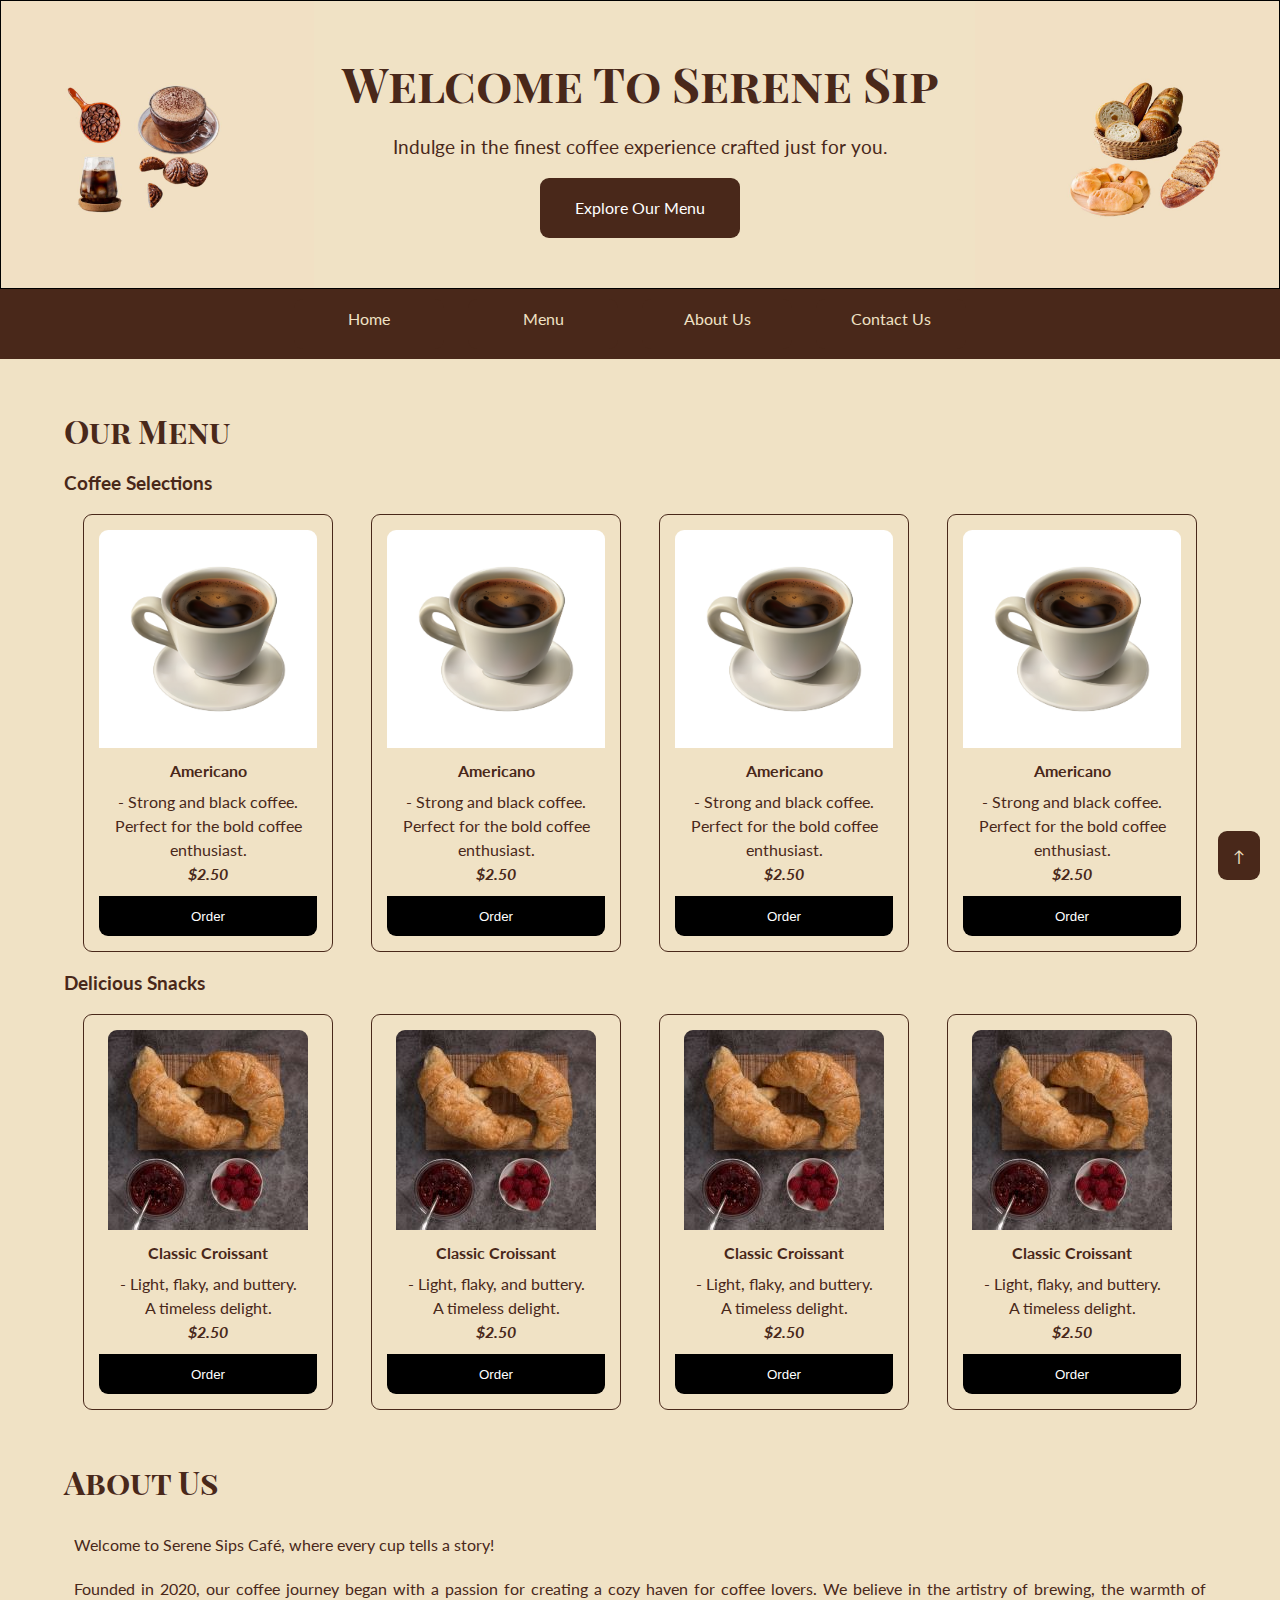
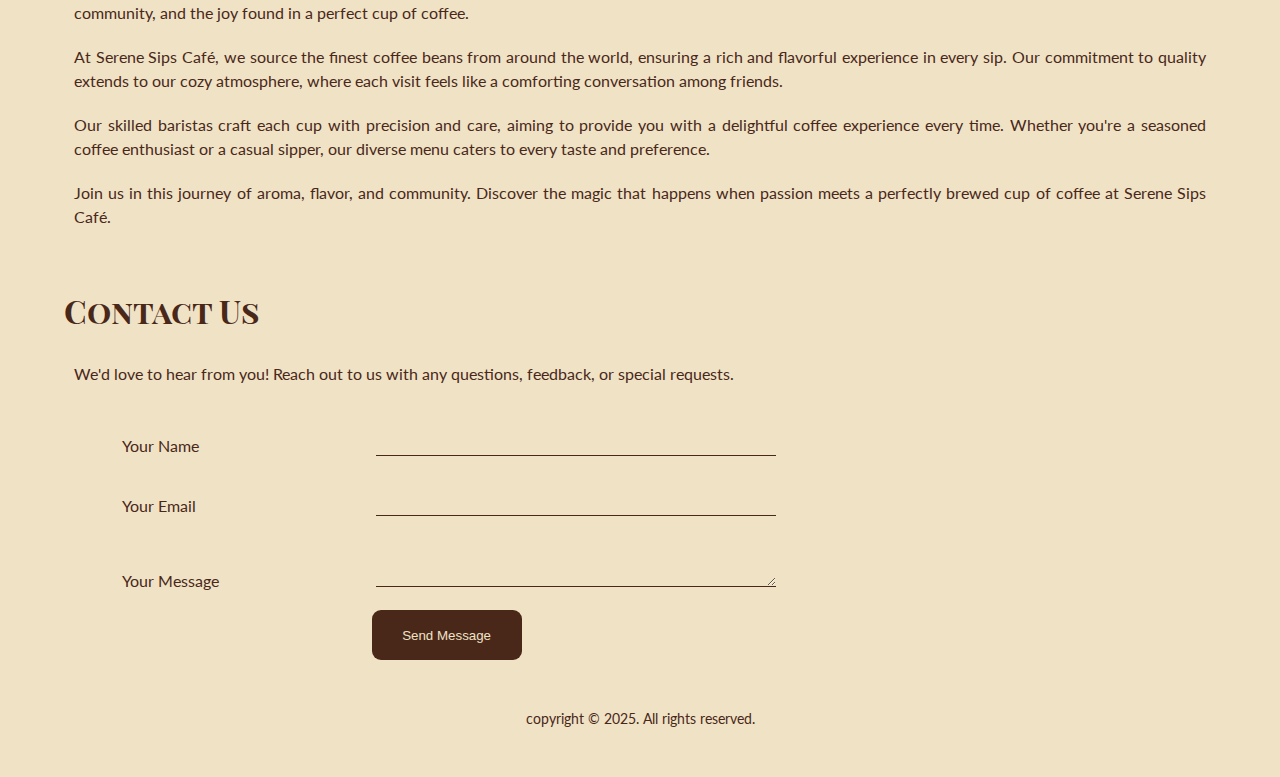
<file: index.html>
<!DOCTYPE html>
<html lang="en">
  <head>
    <meta charset="UTF-8" />
    <meta name="viewport" content="width=device-width, initial-scale=1.0" />
    <link rel="shortcut icon" href="image/favicon.PNG" type="image/x-icon" />
    <link rel="preconnect" href="https://fonts.googleapis.com" />
    <link rel="preconnect" href="https://fonts.gstatic.com" crossorigin />
    <link
      href="https://fonts.googleapis.com/css2?family=Lato:ital,wght@0,100;0,300;0,400;0,700;0,900;1,100;1,300;1,400;1,700;1,900&family=Playfair+Display+SC:ital,wght@0,400;0,700;0,900;1,400;1,700;1,900&display=swap"
      rel="stylesheet"
    />
    <link
      rel="stylesheet"
      href="https://cdnjs.cloudflare.com/ajax/libs/animate.css/4.1.1/animate.min.css"
    />
    <link rel="stylesheet" href="style.css" />
    <title>Serene Sip</title>
  </head>
  <body>
    <!-- header section  -->
    <header id="header">
      <h1>Welcome To Serene Sip</h1>
      <p>Indulge in the finest coffee experience crafted just for you.</p>
      <div class="animate__animated animate__bounce">
        <a href="#menu">Explore Our Menu</a>
      </div>
    </header>

    <nav>
      <a href="#header">Home</a>
      <a href="#menu">Menu</a>
      <a href="#about">About Us</a>
      <a href="#contact">Contact Us</a>
    </nav>

    <!-- menu section  -->
    <section id="menu">
      <h2>Our Menu</h2>

      <div class="menu">
        <h3>Coffee Selections</h3>
        <div class="card-container">
          <div class="card">
            <img src="image/americano.jpg" alt="" class="card-img-top" />
            <div class="card-body">
              <h4 class="card-title">Americano</h4>
              <p class="card-text">
                - Strong and black coffee. <br />
                Perfect for the bold coffee enthusiast. <br />
                <span class="price">$2.50</span>
              </p>
              <button class="btn-order">Order</button>
            </div>
          </div>

          <div class="card">
            <img src="image/americano.jpg" alt="" class="card-img-top" />
            <div class="card-body">
              <h4 class="card-title">Americano</h4>
              <p class="card-text">
                - Strong and black coffee. <br />
                Perfect for the bold coffee enthusiast. <br />
                <span class="price">$2.50</span>
              </p>
              <button class="btn-order">Order</button>
            </div>
          </div>

          <div class="card">
            <img src="image/americano.jpg" alt="" class="card-img-top" />
            <div class="card-body">
              <h4 class="card-title">Americano</h4>
              <p class="card-text">
                - Strong and black coffee. <br />
                Perfect for the bold coffee enthusiast. <br />
                <span class="price">$2.50</span>
              </p>
              <button class="btn-order">Order</button>
            </div>
          </div>

          <div class="card">
            <img src="image/americano.jpg" alt="" class="card-img-top" />
            <div class="card-body">
              <h4 class="card-title">Americano</h4>
              <p class="card-text">
                - Strong and black coffee. <br />
                Perfect for the bold coffee enthusiast. <br />
                <span class="price">$2.50</span>
              </p>
              <button class="btn-order">Order</button>
            </div>
          </div>
        </div>
      </div>

      <div class="menu">
        <h3>Delicious Snacks</h3>
        <div class="card-container">
          <div class="card">
            <img src="image/snack.jpg" alt="" class="card-img-top" />
            <div class="card-body">
              <h4 class="card-title">Classic Croissant</h4>
              <p class="card-text">
                - Light, flaky, and buttery. <br />
                A timeless delight. <br />
                <span class="price">$2.50</span>
              </p>
              <button class="btn-order">Order</button>
            </div>
          </div>

          <div class="card">
            <img src="image/snack.jpg" alt="" class="card-img-top" />
            <div class="card-body">
              <h4 class="card-title">Classic Croissant</h4>
              <p class="card-text">
                - Light, flaky, and buttery. <br />
                A timeless delight. <br />
                <span class="price">$2.50</span>
              </p>
              <button class="btn-order">Order</button>
            </div>
          </div>

          <div class="card">
            <img src="image/snack.jpg" alt="" class="card-img-top" />
            <div class="card-body">
              <h4 class="card-title">Classic Croissant</h4>
              <p class="card-text">
                - Light, flaky, and buttery. <br />
                A timeless delight. <br />
                <span class="price">$2.50</span>
              </p>
              <button class="btn-order">Order</button>
            </div>
          </div>

          <div class="card">
            <img src="image/snack.jpg" alt="" class="card-img-top" />
            <div class="card-body">
              <h4 class="card-title">Classic Croissant</h4>
              <p class="card-text">
                - Light, flaky, and buttery. <br />
                A timeless delight. <br />
                <span class="price">$2.50</span>
              </p>
              <button class="btn-order">Order</button>
            </div>
          </div>
        </div>
      </div>
    </section>

    <!-- about section  -->
    <section id="about">
      <h2>About Us</h2>
      <p>Welcome to Serene Sips Café, where every cup tells a story!</p>
      <p>
        Founded in 2020, our coffee journey began with a passion for creating a
        cozy haven for coffee lovers. We believe in the artistry of brewing, the
        warmth of community, and the joy found in a perfect cup of coffee.
      </p>

      <p>
        At Serene Sips Café, we source the finest coffee beans from around the
        world, ensuring a rich and flavorful experience in every sip. Our
        commitment to quality extends to our cozy atmosphere, where each visit
        feels like a comforting conversation among friends.
      </p>

      <p>
        Our skilled baristas craft each cup with precision and care, aiming to
        provide you with a delightful coffee experience every time. Whether
        you're a seasoned coffee enthusiast or a casual sipper, our diverse menu
        caters to every taste and preference.
      </p>

      <p>
        Join us in this journey of aroma, flavor, and community. Discover the
        magic that happens when passion meets a perfectly brewed cup of coffee
        at Serene Sips Café.
      </p>
    </section>

    <!-- contact section  -->

    <section id="contact">
      <h2>Contact Us</h2>
      <p>
        We'd love to hear from you! Reach out to us with any questions,
        feedback, or special requests.
      </p>
      <form action="">
        <div>
          <label for="" class="form-label"> Your Name</label>
          <input type="text" class="form-control" />
        </div>

        <div>
          <label for="" class="form-label">Your Email</label>
          <input type="email" class="form-control" />
        </div>

        <div>
          <label for="" class="form-label">Your Message</label>
          <textarea name="" id="" class="form-control"></textarea>
        </div>

        <input type="submit" value="Send Message" class="btn-send" />
      </form>
    </section>

    <!-- footer section  -->
    <footer>
      <p>copyright &copy; 2025. All rights reserved.</p>
      <a href="#header">&uarr;</a>
    </footer>
  </body>
</html>
</file>
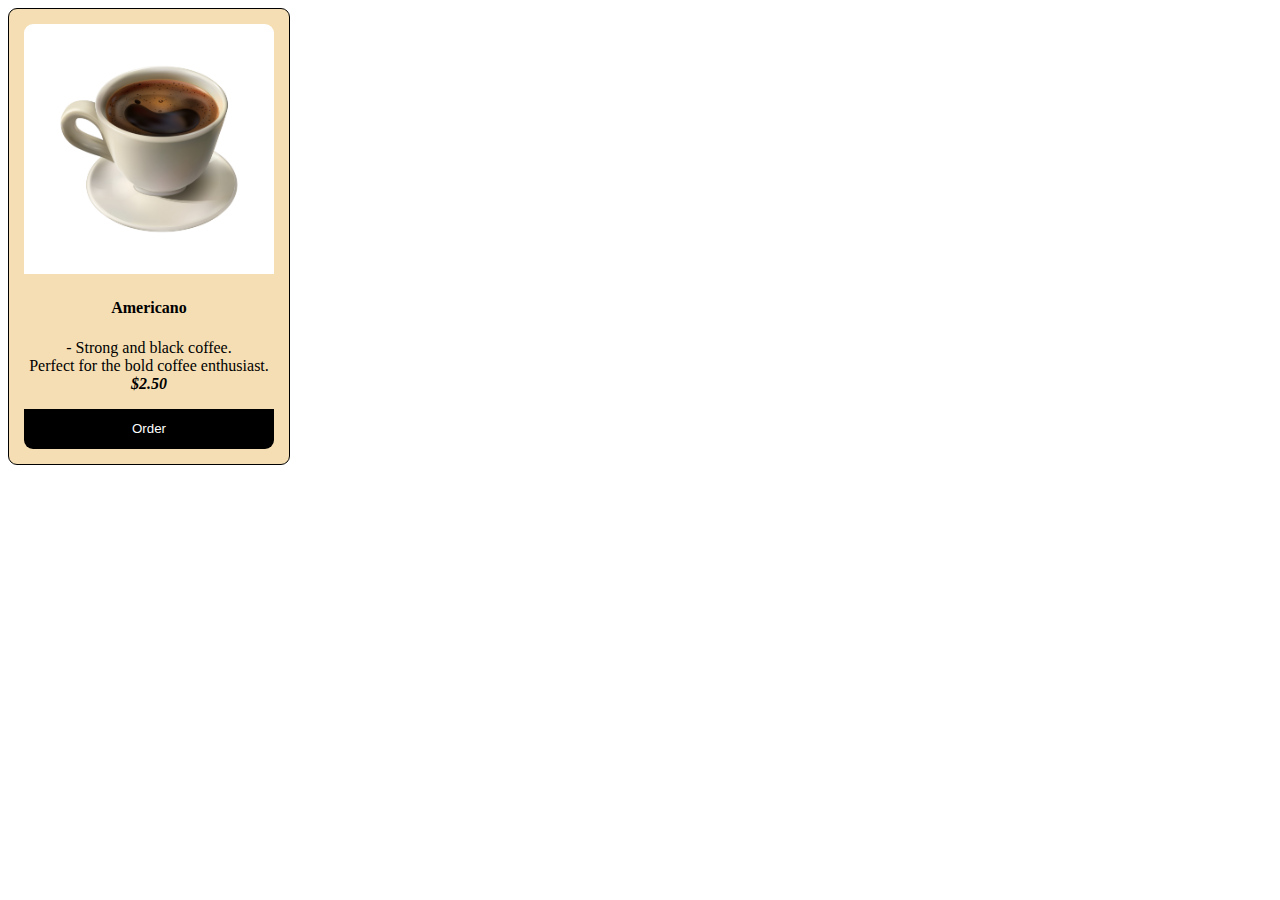
<file: card.html>
<!DOCTYPE html>
<html lang="en">
  <head>
    <meta charset="UTF-8" />
    <meta name="viewport" content="width=device-width, initial-scale=1.0" />
    <title>Card</title>
    <style>
      .card {
        border: 1px solid #000;
        background-color: wheat;
        width: 250px;
        padding: 15px;
        border-radius: 9px;
      }
      .card-img-top {
        max-width: 100%;
        border-radius: 9px 9px 0 0;
      }
      .card-body {
        text-align: center;
      }
      .card-text {
        line-height: 1.5sem;
      }
      .price {
        font-weight: bold;
        font-style: italic;
      }
      .btn-order {
        width: 100%;
        height: 40px;
        background-color: #000;
        color: white;
        border: none;
        border-radius: 0 0 9px 9px;
      }
    </style>
  </head>
  <body>
    <div class="card">
      <img src="image/americano.jpg" alt="" class="card-img-top" />

      <div class="card-body">
        <h4 class="card-title">Americano</h4>
        <p class="card-text">
          - Strong and black coffee. <br />
          Perfect for the bold coffee enthusiast. <br />
          <span class="price">$2.50</span>
        </p>
        <button class="btn-order">Order</button>
      </div>
    </div>
  </body>
</html>
</file>
<file: style.css>
/* resetting rules  */
* {
  padding: 0;
  margin: 0;
  box-sizing: border-box;
}

html {
  scroll-behavior: smooth;
}

body {
  background-color: #f0e2c5;
  color: #49281a;
  font-family: "Lato", sans-serif;
}

/* header section  */
header {
  border: 1px solid #000;
  text-align: center;
  padding: 50px 0;
  background-image: url(image/bgi.jpg), url(image/bg.jpg);
  background-position: -4% center, 105% center;
  background-size: 350px, 350px;
  background-repeat: no-repeat, no-repeat;
  position: relative;
  z-index: 0;
}

header h1 {
  font-family: "Playfair Display SC", serif;
  color: #49281a;
  margin-bottom: 20px;
  font-size: 3rem;
}

header p {
  font-family: "Lato", sans-serif;
  color: #49281a;
  margin-bottom: 20px;
  font-size: 1.2rem;
}

/* header a {
  font-family: "Lato", sans-serif;
  padding: 20px;
  background-color: #49281a;
  line-height: 40px;
  color: white;
  text-align: center;
  text-decoration: none;
  border: none;
  border-radius: 9px;
} */

header a {
  font-family: "Lato", sans-serif;
  display: inline-block;
  width: 200px;
  height: 60px;
  margin: 0 auto;
  padding: 10px;
  background-color: #49281a;
  line-height: 40px;
  color: white;
  text-align: center;
  text-decoration: none;
  /* border: none;  */
  border-radius: 9px;
}

/* nav section  */
nav {
  /* border: 2px solid #000; */
  text-align: center;
  padding: 10px 0;
  background-color: #49281a;
  position: sticky;
  top: 0;
}
nav a {
  display: inline-block;
  width: 150px;
  height: 50px;
  line-height: 40px;
  font-family: "Lato", sans-serif;
  background-color: #49281a;
  color: #f0e2c5;
  /* padding: 10px 20px; */
  margin-right: 20px;
  text-decoration: none;
  border-radius: 9px;
}

/* our menu section  */
#menu,
#about,
#contact,
footer {
  /* border: 2px solid #000; */
  width: 90%;
  margin: 50px auto;
}
#menu h2,
#about h2,
#contact h2 {
  font-family: "Playfair Display SC", serif;
  color: #49281a;
  margin-bottom: 20px;
  font-size: 2rem;
}
.menu {
  /* border: 1px solid #000; */
  text-align: center;
}
.menu h3 {
  font-family: "Lato", sans-serif;
  color: #49281a;
  margin: 20px 0;
  text-align: left;
}
.card-container {
  display: flex;
  flex-direction: row;
  justify-content: space-around;
}
.card {
  border: 1px solid #49281a;
  width: 250px;
  padding: 15px;
  border-radius: 9px;
  /* display: inline-block; */
}
.card-img-top {
  max-width: 100%;
  border-radius: 9px 9px 0 0;
}
.card-body {
  text-align: center;
}
.card-title {
  padding: 10px 0;
}
.card-text {
  line-height: 1.5rem;
}
.price {
  font-weight: bold;
  font-style: italic;
}
.btn-order {
  width: 100%;
  height: 40px;
  background-color: #000;
  color: white;
  border: none;
  border-radius: 0 0 9px 9px;
  margin-top: 10px;
}
/* about section  */
#about p,
#contact p {
  text-align: justify;
  line-height: 1.5;
  font-family: "Lato", sans-serif;
  color: #49281a;
  padding: 10px;
}
/* contact section  */
form {
  /* border: 1px solid #000; */
  width: 90%;
  margin: 20px auto;
  font-family: "Lato", sans-serif;
  color: #49281a;
}
form div {
  /* border: 1px solid #000; */
  padding: 20px 0;
}
.form-label {
  width: 250px;
  display: inline-block;
}
.form-control {
  width: 400px;
  background-color: #f0e2c5;
  border: none;
  outline: none;
  border-bottom: 1px solid #49281a;
}
.btn-send {
  width: 150px;
  height: 50px;
  background-color: #49281a;
  color: #f0e2c5;
  border-radius: 9px;
  border: none;
  margin-left: 250px;
  cursor: pointer;
}

/* footer section  */
footer p {
  font-family: "Lato", sans-serif;
  color: #49281a;
  text-align: center;
  font-size: 0.9rem;
}

footer a {
  position: fixed;
  bottom: 20px;
  right: 20px;
  background-color: #49281a;
  color: #f0e2c5;
  padding: 15px;
  border-radius: 9px;
  text-decoration: none;
}
</file>
